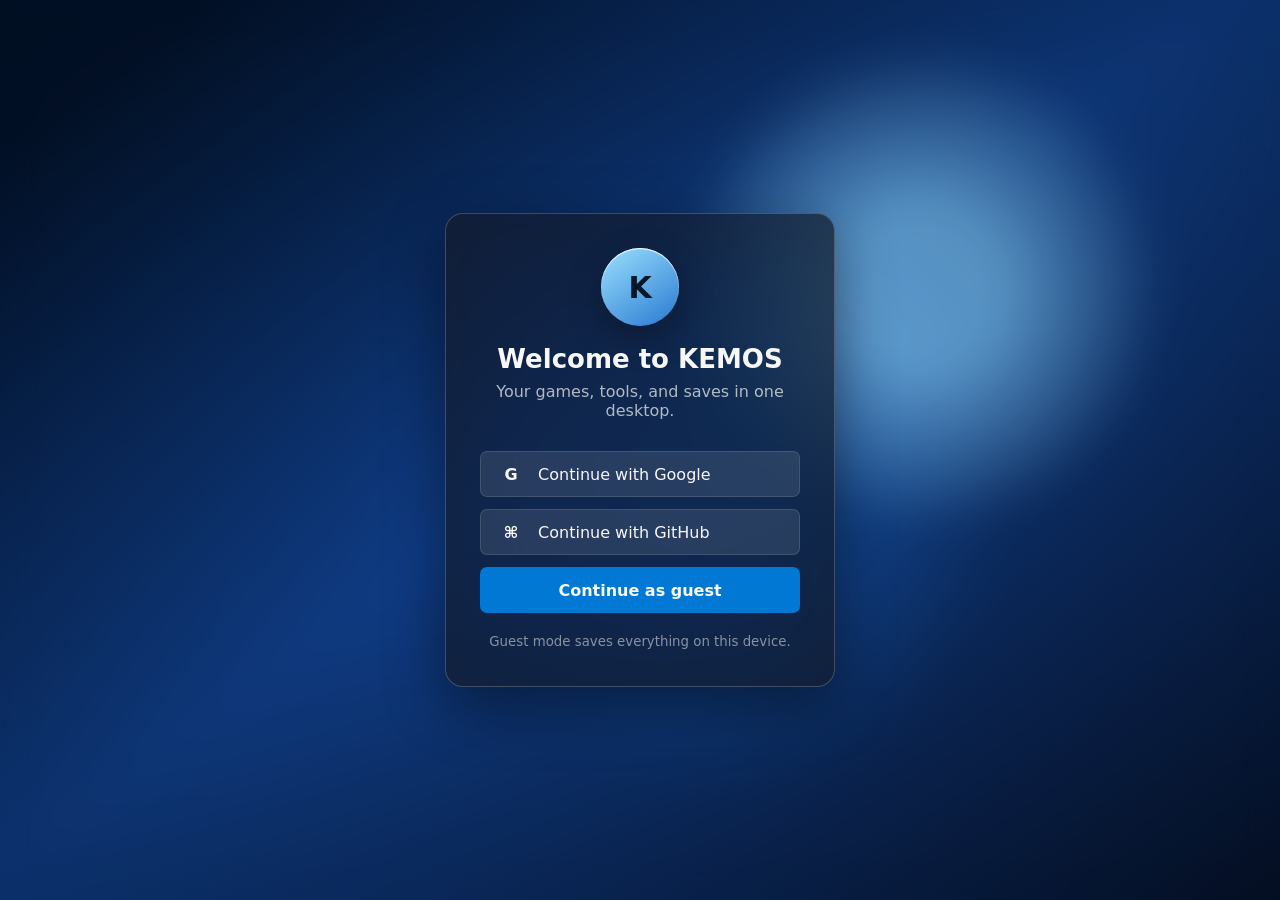
<file: index.html>
<!doctype html>
<html lang="en">
<head>
  <meta charset="utf-8">
  <meta name="viewport" content="width=device-width, initial-scale=1, viewport-fit=cover">
  <meta name="theme-color" content="#202020">
  <meta name="description" content="KEMOS — a Windows-inspired game desktop for the web.">
  <title>KEMOS</title>
  <link rel="manifest" href="./manifest.webmanifest">
  <link rel="stylesheet" href="./styles.css">
</head>
<body>
  <div id="boot" class="boot" aria-label="Starting KEMOS">
    <div class="windows-mark" aria-hidden="true"><i></i><i></i><i></i><i></i></div>
    <div class="spinner"></div>
  </div>

  <main id="login" class="login hidden">
    <div class="login-shade"></div>
    <section class="login-card" aria-labelledby="login-title">
      <div class="avatar">K</div>
      <h1 id="login-title">Welcome to KEMOS</h1>
      <p>Your games, tools, and saves in one desktop.</p>
      <button class="auth-button google" data-provider="google">
        <span>G</span> Continue with Google
      </button>
      <button class="auth-button github" data-provider="github">
        <span>⌘</span> Continue with GitHub
      </button>
      <button id="guest-login" class="guest-button">Continue as guest</button>
      <small id="auth-status">Guest mode saves everything on this device.</small>
    </section>
  </main>

  <main id="desktop" class="desktop hidden" tabindex="-1">
    <div id="desktop-icons" class="desktop-icons" aria-label="Desktop shortcuts"></div>
    <section id="window-layer" class="window-layer" aria-live="polite"></section>

    <section id="widgets-panel" class="flyout widgets-panel hidden">
      <header><div><small>Thursday</small><h2 id="widget-date">July 23</h2></div><button data-close-panel>×</button></header>
      <article class="weather-card">
        <div><strong>82°</strong><span>Partly cloudy</span></div>
        <div class="weather-orb">☀</div>
      </article>
      <article class="widget-card"><small>PLAY NEXT</small><h3>Jump back into Arcade</h3><p>Your local high scores are waiting.</p><button data-open-app="gamehub">Open Game Hub</button></article>
      <article class="widget-card"><small>FOCUS</small><h3 id="focus-widget-title">No focus session running</h3><p id="focus-widget-copy">Start one from the Clock app.</p></article>
    </section>

    <section id="quick-panel" class="flyout quick-panel hidden">
      <div class="quick-grid">
        <button class="quick-toggle active" data-quick="wifi"><span>⌁</span>Wi-Fi</button>
        <button class="quick-toggle active" data-quick="bluetooth"><span>ᛒ</span>Bluetooth</button>
        <button class="quick-toggle" data-quick="night"><span>☾</span>Night light</button>
        <button class="quick-toggle" data-quick="focus"><span>◉</span>Focus</button>
        <button class="quick-toggle active" data-quick="sound"><span>◖</span>Sound</button>
        <button class="quick-toggle" data-quick="airplane"><span>✈</span>Airplane</button>
      </div>
      <label class="slider-row"><span>☀</span><input id="brightness" type="range" min="30" max="100" value="100"></label>
      <label class="slider-row"><span>◖</span><input id="volume" type="range" min="0" max="100" value="70"></label>
      <footer><span id="battery-label">Battery 100%</span><button data-open-app="settings">⚙</button></footer>
    </section>

    <section id="notifications-panel" class="flyout notifications-panel hidden">
      <header><h2>Notifications</h2><button id="clear-notifications">Clear all</button></header>
      <div id="notification-list"></div>
      <div class="calendar">
        <strong id="calendar-month">July 2026</strong>
        <div class="calendar-grid" id="calendar-grid"></div>
      </div>
    </section>

    <section id="start-menu" class="start-menu hidden">
      <div class="start-search"><span>⌕</span><input id="start-search-input" placeholder="Type here to search"></div>
      <div class="start-heading"><strong>Pinned</strong><button id="all-apps-button">All apps ›</button></div>
      <div id="start-apps" class="start-apps"></div>
      <div class="recommended">
        <div class="start-heading"><strong>Recommended</strong><small>Recent</small></div>
        <div id="recommended-list"></div>
      </div>
      <footer>
        <button id="account-button"><span class="mini-avatar">K</span><span id="account-name">Guest</span></button>
        <button id="power-button" title="Power">⏻</button>
      </footer>
    </section>

    <section id="search-panel" class="search-panel hidden">
      <div class="start-search"><span>⌕</span><input id="global-search-input" placeholder="Search apps, settings, and the web" autofocus></div>
      <div id="search-results" class="search-results"></div>
    </section>

    <nav id="context-menu" class="context-menu hidden">
      <button data-context="view">▦ <span>View</span></button>
      <button data-context="refresh">↻ <span>Refresh</span></button>
      <hr>
      <button data-context="new-note">＋ <span>New note</span></button>
      <button data-context="wallpaper">▧ <span>Next wallpaper</span></button>
      <hr>
      <button data-open-app="settings">⚙ <span>Personalize</span></button>
    </nav>

    <nav class="taskbar" aria-label="Taskbar">
      <button id="widgets-button" class="taskbar-weather" title="Widgets"><span>☀</span><span><strong>82°F</strong><small>Partly cloudy</small></span></button>
      <div id="taskbar-apps" class="taskbar-apps">
        <button id="start-button" class="taskbar-icon start-icon" title="Start"><i></i><i></i><i></i><i></i></button>
        <button id="search-button" class="taskbar-icon" title="Search">⌕</button>
      </div>
      <div class="system-tray">
        <button id="quick-button" title="Quick settings"><span>⌁</span><span>◖</span><span>▰</span></button>
        <button id="clock-button"><span id="taskbar-time">1:37 PM</span><span id="taskbar-date">7/23/2026</span></button>
        <button id="show-desktop" title="Show desktop"></button>
      </div>
    </nav>

    <div id="toast-region" class="toast-region" aria-live="assertive"></div>
  </main>

  <template id="window-template">
    <article class="app-window">
      <header class="titlebar">
        <div class="window-title"><span class="window-icon"></span><strong></strong></div>
        <div class="window-controls">
          <button data-window="minimize" aria-label="Minimize">—</button>
          <button data-window="maximize" aria-label="Maximize">□</button>
          <button data-window="close" aria-label="Close">×</button>
        </div>
      </header>
      <div class="window-content"></div>
      <div class="resize-grip"></div>
    </article>
  </template>

  <script src="./auth-config.js"></script>
  <script src="./app.js"></script>
</body>
</html>
</file>
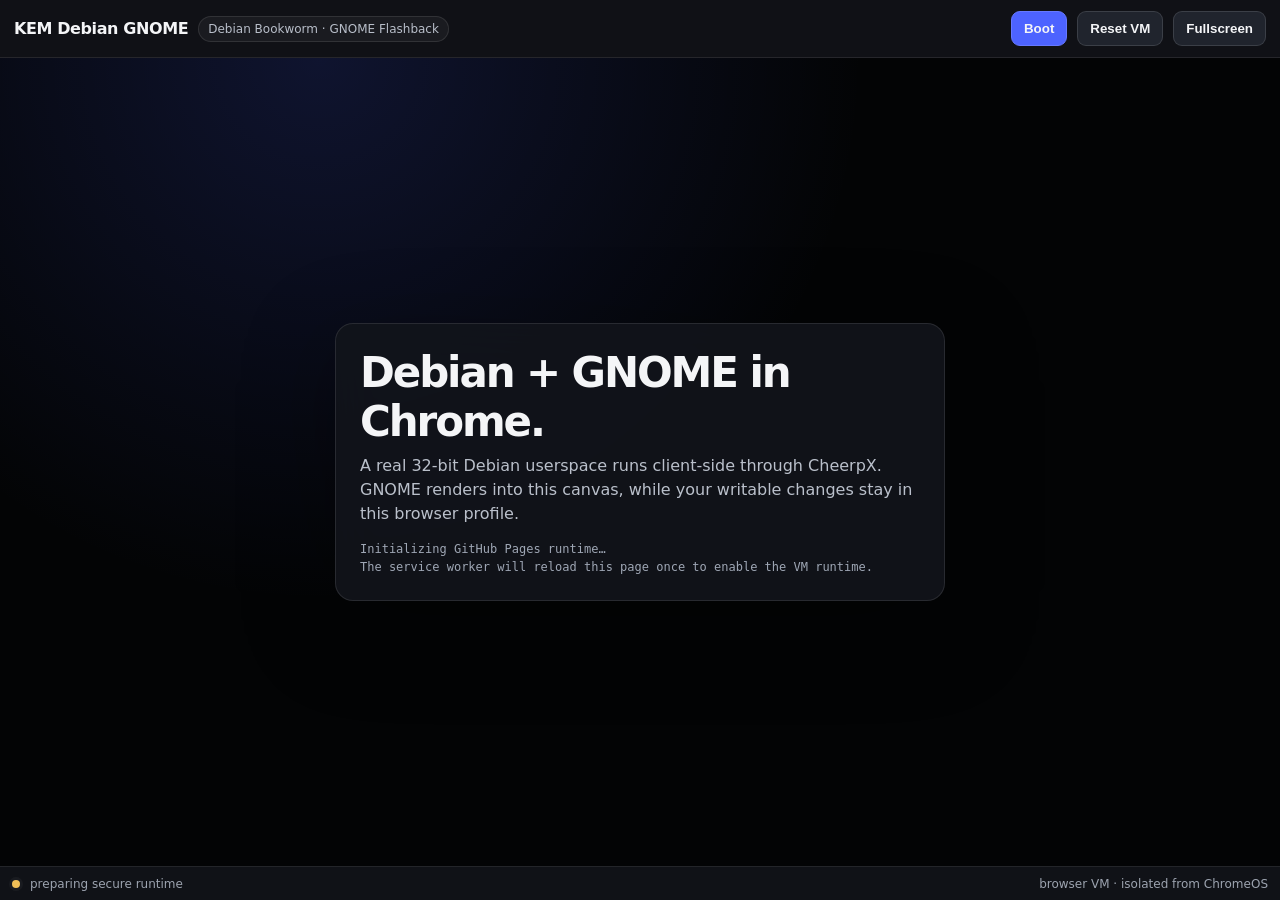
<file: debian-gnome/index.html>
<!doctype html>
<html lang="en">
<head>
  <meta charset="utf-8">
  <meta name="viewport" content="width=device-width,initial-scale=1,viewport-fit=cover">
  <meta name="theme-color" content="#111318">
  <title>KEM Debian GNOME</title>
  <script src="./serviceWorker.js"></script>
  <script src="https://cxrtnc.leaningtech.com/1.2.8/cx.js"></script>
  <style>
    :root{color-scheme:dark;font-family:Inter,ui-sans-serif,system-ui,-apple-system,BlinkMacSystemFont,"Segoe UI",sans-serif;background:#090b0f;color:#f4f5f7}
    *{box-sizing:border-box}
    html,body{width:100%;height:100%;margin:0;overflow:hidden;background:#060708}
    body{display:grid;grid-template-rows:auto 1fr auto}
    header{min-height:58px;display:flex;align-items:center;gap:10px;padding:10px 14px;border-bottom:1px solid rgba(255,255,255,.09);background:rgba(17,19,24,.94);backdrop-filter:blur(18px)}
    .brand{font-weight:760;letter-spacing:-.025em;white-space:nowrap}
    .pill{font-size:12px;color:#b8bec9;border:1px solid rgba(255,255,255,.1);background:rgba(255,255,255,.045);border-radius:999px;padding:5px 9px}
    .spacer{flex:1}
    button{border:1px solid rgba(255,255,255,.12);color:#f4f5f7;background:#20242d;border-radius:9px;padding:9px 12px;font-weight:650;cursor:pointer}
    button:hover{background:#2a303b} button:disabled{opacity:.5;cursor:default}
    #boot{background:#4d63ff;border-color:#6679ff} #boot:hover{background:#5b6fff}
    #stage{position:relative;min-width:0;min-height:0;overflow:hidden;background:#030405}
    #display{display:block;width:100%;height:100%;outline:none;background:#030405}
    #splash{position:absolute;inset:0;display:grid;place-items:center;padding:20px;background:radial-gradient(circle at 25% 0%,rgba(75,98,255,.17),transparent 34rem);transition:opacity .25s ease}
    #splash.hidden{opacity:0;pointer-events:none}
    .card{width:min(610px,100%);border:1px solid rgba(255,255,255,.1);background:rgba(18,21,27,.9);backdrop-filter:blur(24px);border-radius:18px;padding:24px;box-shadow:0 24px 90px rgba(0,0,0,.35)}
    h1{margin:0 0 8px;font-size:clamp(26px,5vw,42px);letter-spacing:-.05em} p{margin:0;color:#bac0cb;line-height:1.5}
    #log{margin-top:15px;max-height:150px;overflow:auto;white-space:pre-wrap;font:12px/1.45 ui-monospace,SFMono-Regular,Menlo,Consolas,monospace;color:#9fa7b5}
    footer{min-height:34px;display:flex;align-items:center;gap:10px;padding:6px 12px;border-top:1px solid rgba(255,255,255,.08);background:#101217;color:#9ca3af;font-size:12px}
    #dot{width:8px;height:8px;border-radius:50%;background:#777;box-shadow:0 0 0 3px rgba(255,255,255,.04)}
    #dot.ready{background:#57d38c} #dot.busy{background:#f0bf57} #dot.error{background:#ef6666}
    @media(max-width:700px){.pill{display:none}header{padding-inline:10px}.brand{font-size:14px}button{padding:8px 10px}}
  </style>
</head>
<body>
  <header>
    <div class="brand">KEM Debian GNOME</div>
    <div class="pill">Debian Bookworm · GNOME Flashback</div>
    <div class="spacer"></div>
    <button id="boot">Boot</button>
    <button id="reset">Reset VM</button>
    <button id="fullscreen">Fullscreen</button>
  </header>

  <main id="stage">
    <canvas id="display" tabindex="0"></canvas>
    <div id="splash">
      <div class="card">
        <h1>Debian + GNOME in Chrome.</h1>
        <p>A real 32-bit Debian userspace runs client-side through CheerpX. GNOME renders into this canvas, while your writable changes stay in this browser profile.</p>
        <div id="log">Initializing GitHub Pages runtime…</div>
      </div>
    </div>
  </main>

  <footer>
    <span id="dot"></span><span id="status">starting</span><span class="spacer"></span><span>browser VM · isolated from ChromeOS</span>
  </footer>

<script type="module">
  const $ = (s) => document.querySelector(s);
  const canvas = $("#display");
  const stage = $("#stage");
  const splash = $("#splash");
  const bootButton = $("#boot");
  const statusEl = $("#status");
  const dot = $("#dot");
  const log = $("#log");
  let cx = null;
  let writable = null;
  let booting = false;

  function setStatus(text, type="") { statusEl.textContent = text; dot.className = type; }
  function note(text) { log.textContent += `\n${text}`; log.scrollTop = log.scrollHeight; }

  function fitDisplay() {
    if (!cx) return;
    const rect = stage.getBoundingClientRect();
    let w = Math.max(1024, Math.floor(rect.width));
    let h = Math.max(768, Math.floor(rect.height));
    const ratio = Math.max(w / 1920, h / 1200, 1);
    w = Math.floor(w / ratio); h = Math.floor(h / ratio);
    try { cx.setKmsCanvas(canvas, w, h); } catch (e) { console.warn(e); }
  }
  new ResizeObserver(fitDisplay).observe(stage);
  canvas.addEventListener("click", () => canvas.focus());

  async function boot() {
    if (booting || cx) return;
    booting = true; bootButton.disabled = true;
    try {
      setStatus("checking browser", "busy");
      if (!window.isSecureContext) throw new Error("HTTPS is required.");
      if (!window.crossOriginIsolated) throw new Error("Cross-origin isolation is not active yet. Reload the page once.");
      if (typeof CheerpX === "undefined") throw new Error("CheerpX did not load. The runtime CDN may be blocked.");

      setStatus("opening Debian disk", "busy");
      note("Opening streamed Debian/GNOME disk chunks…");
      const base = await CheerpX.GitHubDevice.create("debian-gnome.ext2");
      writable = await CheerpX.IDBDevice.create("kem-debian-gnome-overlay-v3");
      const root = await CheerpX.OverlayDevice.create(base, writable);

      const mounts = [
        {type:"ext2", path:"/", dev:root},
        {type:"devs", path:"/dev"},
        {type:"devpts", path:"/dev/pts"},
        {type:"proc", path:"/proc"},
        {type:"sys", path:"/sys"}
      ];

      setStatus("starting Debian", "busy");
      cx = await CheerpX.Linux.create({mounts});
      fitDisplay();
      cx.setActivateConsole((vt) => {
        if (vt === 7) { splash.classList.add("hidden"); setStatus("GNOME running", "ready"); canvas.focus(); }
      });

      note("Starting Xorg and GNOME Flashback…");
      splash.classList.add("hidden");
      const code = await cx.run("/usr/local/bin/start-desktop", [], {
        env:["HOME=/root","USER=root","LOGNAME=root","SHELL=/bin/bash","LANG=C.UTF-8","LC_ALL=C.UTF-8"],
        cwd:"/root", uid:0, gid:0
      });
      splash.classList.remove("hidden");
      note(`Desktop exited with code ${code}.`);
      setStatus(`desktop exited (${code})`, code === 0 ? "ready" : "error");
    } catch (e) {
      console.error(e); note(`ERROR: ${e.message || e}`); setStatus("boot failed", "error");
      splash.classList.remove("hidden"); cx = null; bootButton.disabled = false; booting = false;
    }
  }

  $("#fullscreen").addEventListener("click", async () => {
    try { if (!document.fullscreenElement) await stage.requestFullscreen(); else await document.exitFullscreen(); }
    catch (e) { note(`Fullscreen error: ${e.message}`); }
  });

  $("#reset").addEventListener("click", async () => {
    try {
      if (!writable) writable = await CheerpX.IDBDevice.create("kem-debian-gnome-overlay-v3");
      await writable.reset(); location.reload();
    } catch (e) { note(`Reset error: ${e.message}`); }
  });
  bootButton.addEventListener("click", boot);

  if (window.crossOriginIsolated) {
    setStatus("ready to boot", "ready");
    note("Browser isolation ready. Auto-booting…");
    setTimeout(boot, 250);
  } else {
    setStatus("preparing secure runtime", "busy");
    note("The service worker will reload this page once to enable the VM runtime.");
  }
</script>
</body>
</html>
</file>
<file: styles.css>
:root {
  --accent: #60cdff;
  --accent-strong: #0078d4;
  --ink: #f7f7f7;
  --muted: rgba(255,255,255,.68);
  --surface: rgba(32,32,32,.78);
  --surface-solid: #202020;
  --surface-2: rgba(48,48,48,.88);
  --border: rgba(255,255,255,.12);
  --shadow: 0 18px 60px rgba(0,0,0,.46);
  --taskbar-height: 48px;
  --wallpaper: radial-gradient(circle at 72% 32%, rgba(116,193,255,.95) 0 7%, transparent 22%), radial-gradient(circle at 56% 56%, rgba(24,94,186,.9), transparent 33%), linear-gradient(145deg,#031735 8%,#134aa3 48%,#071634 100%);
}

* { box-sizing: border-box; }
html, body { width: 100%; height: 100%; margin: 0; overflow: hidden; }
body { font-family: "Segoe UI Variable", "Segoe UI", system-ui, sans-serif; background: #060b18; color: var(--ink); user-select: none; }
button, input, textarea, select { font: inherit; }
button { color: inherit; }
.hidden { display: none !important; }

.boot, .login, .desktop { position: fixed; inset: 0; }
.boot { display: grid; place-items: center; align-content: center; gap: 34px; background: #050505; z-index: 10000; }
.windows-mark, .start-icon { display: grid; grid-template-columns: repeat(2, 1fr); gap: 2px; }
.windows-mark { width: 74px; height: 74px; gap: 5px; }
.windows-mark i, .start-icon i { background: #fff; display: block; }
.spinner { width: 24px; height: 24px; border: 2px solid transparent; border-top-color: #fff; border-right-color: #fff; border-radius: 50%; animation: spin .9s linear infinite; }
@keyframes spin { to { transform: rotate(360deg); } }

.login { display: grid; place-items: center; background: var(--wallpaper); background-size: cover; }
.login::before, .desktop::before { content:""; position:absolute; inset:0; background: radial-gradient(ellipse at center, transparent 20%, rgba(0,0,0,.22) 100%); pointer-events:none; }
.login-shade { position: absolute; inset: 0; backdrop-filter: blur(18px); background: rgba(0,0,0,.16); }
.login-card { position: relative; width: min(390px, calc(100vw - 40px)); padding: 34px; text-align: center; border: 1px solid rgba(255,255,255,.2); border-radius: 18px; background: rgba(22,26,36,.7); backdrop-filter: blur(35px) saturate(145%); box-shadow: var(--shadow); }
.avatar, .mini-avatar { display: grid; place-items: center; border-radius: 50%; background: linear-gradient(145deg,#9be0ff,#2879d0); color: #071628; font-weight: 700; }
.avatar { width: 78px; height: 78px; margin: 0 auto 18px; font-size: 30px; box-shadow: inset 0 1px 1px white, 0 12px 35px rgba(0,0,0,.3); }
.login-card h1 { margin: 0; font-size: 26px; font-weight: 600; }
.login-card p { margin: 8px 0 25px; color: var(--muted); }
.auth-button, .guest-button { width: 100%; height: 46px; margin: 6px 0; border: 1px solid var(--border); border-radius: 7px; cursor: pointer; transition: .15s ease; }
.auth-button { background: rgba(255,255,255,.1); text-align: left; padding: 0 18px; }
.auth-button span { display: inline-grid; place-items: center; width: 24px; margin-right: 10px; font-weight: 700; }
.auth-button:hover { background: rgba(255,255,255,.17); }
.guest-button { background: var(--accent-strong); border-color: transparent; font-weight: 600; }
.guest-button:hover { filter: brightness(1.12); }
.login-card small { display:block; margin-top: 14px; color: rgba(255,255,255,.5); line-height: 1.4; }

.desktop { background: var(--wallpaper); background-size: cover; background-position: center; transition: filter .2s, background .3s; }
.desktop-icons { position: absolute; top: 10px; left: 8px; bottom: 58px; display: flex; flex-direction: column; flex-wrap: wrap; gap: 4px; align-content: flex-start; }
.desktop-shortcut { width: 82px; min-height: 76px; padding: 6px 3px; border: 1px solid transparent; border-radius: 4px; background: transparent; text-shadow: 0 1px 3px #000; cursor: default; }
.desktop-shortcut:hover { background: rgba(255,255,255,.1); border-color: rgba(255,255,255,.12); }
.desktop-shortcut .app-glyph { display: block; font-size: 31px; margin-bottom: 4px; filter: drop-shadow(0 3px 3px rgba(0,0,0,.3)); }
.desktop-shortcut .app-label { font-size: 12px; line-height: 1.15; }

.taskbar { position:absolute; z-index: 9000; left:0; right:0; bottom:0; height:var(--taskbar-height); display:grid; grid-template-columns: 1fr auto 1fr; align-items:center; padding:0 8px; background:rgba(22,29,43,.77); border-top:1px solid rgba(255,255,255,.09); backdrop-filter:blur(28px) saturate(170%); }
.taskbar-weather { justify-self:start; display:flex; align-items:center; gap:8px; height:40px; padding:4px 8px; border:0; border-radius:5px; background:transparent; cursor:pointer; }
.taskbar-weather:hover, .taskbar-icon:hover, .system-tray button:hover { background:rgba(255,255,255,.09); }
.taskbar-weather > span:first-child { font-size:22px; color:#ffd85e; }
.taskbar-weather > span:last-child { display:flex; flex-direction:column; align-items:flex-start; font-size:11px; }
.taskbar-weather strong { font-size:12px; }
.taskbar-apps { display:flex; align-items:center; justify-content:center; height:100%; gap:3px; }
.taskbar-icon { position:relative; width:40px; height:40px; display:grid; place-items:center; border:0; border-radius:5px; background:transparent; font-size:25px; cursor:pointer; transition:.13s; }
.taskbar-icon:hover { transform:translateY(-1px); }
.start-icon { width:18px; height:18px; padding:0; border-radius:0; grid-template-columns:repeat(2,1fr); }
.start-icon i { background:#68c8ff; }
.taskbar-icon.running::after { content:""; position:absolute; bottom:2px; width:6px; height:3px; border-radius:3px; background:var(--accent); }
.taskbar-icon.active::after { width:16px; }
.system-tray { justify-self:end; display:flex; align-items:stretch; height:100%; }
.system-tray button { border:0; background:transparent; border-radius:4px; cursor:pointer; }
#quick-button { display:flex; gap:5px; align-items:center; padding:0 10px; }
#clock-button { display:flex; flex-direction:column; justify-content:center; align-items:flex-end; min-width:76px; padding:0 7px; font-size:11px; }
#show-desktop { width:6px; border-left:1px solid rgba(255,255,255,.15); border-radius:0; padding:0; }

.start-menu, .search-panel, .flyout { position:absolute; z-index:8500; background:rgba(31,35,44,.87); border:1px solid var(--border); box-shadow:var(--shadow); backdrop-filter:blur(35px) saturate(160%); }
.start-menu { width:min(640px,calc(100vw - 20px)); height:min(720px,calc(100vh - 65px)); left:50%; bottom:58px; transform:translateX(-50%); border-radius:10px; padding:30px 34px 0; overflow:hidden; }
.start-search { height:34px; display:flex; align-items:center; gap:9px; padding:0 12px; background:rgba(255,255,255,.075); border:1px solid var(--border); border-bottom:2px solid var(--accent); border-radius:6px; }
.start-search input { width:100%; color:var(--ink); outline:0; border:0; background:transparent; font-size:13px; }
.start-search input::placeholder { color:rgba(255,255,255,.58); }
.start-heading { display:flex; justify-content:space-between; align-items:center; margin:28px 20px 14px; font-size:14px; }
.start-heading button { border:1px solid var(--border); background:rgba(255,255,255,.06); border-radius:4px; font-size:12px; padding:4px 9px; cursor:pointer; }
.start-apps { display:grid; grid-template-columns:repeat(6,1fr); gap:12px 4px; min-height:216px; }
.start-app { display:flex; flex-direction:column; align-items:center; gap:6px; min-width:0; padding:9px 3px; border:0; border-radius:5px; background:transparent; cursor:pointer; font-size:12px; }
.start-app:hover { background:rgba(255,255,255,.08); }
.start-app .app-glyph { font-size:27px; }
.recommended { min-height:180px; }
#recommended-list { display:grid; grid-template-columns:1fr 1fr; gap:5px 14px; }
.recent-item { display:grid; grid-template-columns:35px 1fr; gap:10px; align-items:center; text-align:left; padding:8px 12px; border:0; border-radius:5px; background:transparent; cursor:pointer; }
.recent-item:hover { background:rgba(255,255,255,.07); }
.recent-item .app-glyph { grid-row:1/3; font-size:24px; }
.recent-item small { color:var(--muted); }
.start-menu > footer { position:absolute; left:0; right:0; bottom:0; height:64px; display:flex; align-items:center; justify-content:space-between; padding:0 52px; background:rgba(0,0,0,.18); border-top:1px solid rgba(255,255,255,.06); }
.start-menu footer button { display:flex; align-items:center; gap:10px; border:0; border-radius:5px; background:transparent; padding:7px 10px; cursor:pointer; }
.start-menu footer button:hover { background:rgba(255,255,255,.08); }
.mini-avatar { width:28px; height:28px; font-size:12px; }

.search-panel { width:min(680px,calc(100vw - 20px)); height:min(590px,calc(100vh - 65px)); left:50%; bottom:58px; transform:translateX(-50%); border-radius:10px; padding:24px; }
.search-results { margin-top:18px; overflow:auto; height:calc(100% - 55px); }
.search-section-label { margin:15px 8px 8px; color:var(--muted); font-size:12px; text-transform:uppercase; letter-spacing:.08em; }
.search-result { width:100%; display:grid; grid-template-columns:42px 1fr auto; align-items:center; text-align:left; padding:10px; border:0; border-radius:6px; background:transparent; cursor:pointer; }
.search-result:hover { background:rgba(255,255,255,.08); }
.search-result .app-glyph { font-size:26px; }
.search-result span:nth-child(2) { display:flex; flex-direction:column; }
.search-result small { color:var(--muted); }

.flyout { right:10px; bottom:58px; width:min(360px,calc(100vw - 20px)); border-radius:10px; padding:18px; }
.flyout header { display:flex; justify-content:space-between; align-items:flex-start; }
.flyout header h2 { margin:0; font-size:20px; }
.flyout header button { border:0; background:transparent; cursor:pointer; }
.widgets-panel { left:10px; right:auto; width:min(390px,calc(100vw - 20px)); max-height:calc(100vh - 70px); overflow:auto; }
.widgets-panel h2 { margin:2px 0 16px; font-size:26px; }
.weather-card { display:flex; justify-content:space-between; align-items:center; min-height:150px; padding:25px; border-radius:11px; background:linear-gradient(135deg,#288ee0,#6bbbe9); box-shadow:inset 0 1px 0 rgba(255,255,255,.25); }
.weather-card div:first-child { display:flex; flex-direction:column; }
.weather-card strong { font-size:48px; font-weight:400; }
.weather-orb { font-size:50px; color:#ffe47b; }
.widget-card { margin-top:12px; padding:18px; border-radius:9px; background:rgba(255,255,255,.075); border:1px solid rgba(255,255,255,.07); }
.widget-card small { color:var(--accent); font-weight:700; letter-spacing:.07em; }
.widget-card h3 { margin:9px 0 5px; }
.widget-card p { color:var(--muted); margin:0 0 14px; font-size:13px; }
.widget-card button { padding:6px 12px; border:1px solid var(--border); border-radius:5px; background:rgba(255,255,255,.07); cursor:pointer; }
.quick-grid { display:grid; grid-template-columns:repeat(3,1fr); gap:12px 8px; }
.quick-toggle { display:flex; flex-direction:column; gap:5px; align-items:flex-start; border:0; background:transparent; font-size:11px; cursor:pointer; }
.quick-toggle span { width:100%; height:33px; display:grid; place-items:center; border-radius:5px; background:rgba(255,255,255,.08); font-size:18px; }
.quick-toggle.active span { background:var(--accent-strong); }
.slider-row { display:grid; grid-template-columns:22px 1fr; gap:10px; margin:23px 3px; align-items:center; }
input[type=range] { accent-color:var(--accent-strong); }
.quick-panel footer { display:flex; justify-content:space-between; align-items:center; margin:-2px -18px -18px; padding:12px 18px; border-top:1px solid var(--border); font-size:12px; }
.quick-panel footer button { border:0; background:transparent; cursor:pointer; }
.notifications-panel { width:min(380px,calc(100vw - 20px)); max-height:calc(100vh - 70px); overflow:auto; }
.notifications-panel header button { color:var(--accent); font-size:12px; }
.notification { display:grid; grid-template-columns:34px 1fr auto; gap:9px; margin-top:10px; padding:12px; background:rgba(255,255,255,.07); border-radius:7px; }
.notification > span { font-size:22px; }
.notification p { margin:2px 0 0; color:var(--muted); font-size:12px; }
.notification small { color:var(--muted); }
.calendar { margin-top:18px; padding-top:16px; border-top:1px solid var(--border); }
.calendar-grid { display:grid; grid-template-columns:repeat(7,1fr); gap:4px; margin-top:12px; text-align:center; font-size:11px; }
.calendar-grid span { display:grid; place-items:center; height:30px; border-radius:50%; }
.calendar-grid .today { background:var(--accent-strong); }

.context-menu { position:absolute; z-index:9500; min-width:220px; padding:5px; background:rgba(38,38,38,.93); border:1px solid var(--border); border-radius:8px; box-shadow:var(--shadow); backdrop-filter:blur(25px); }
.context-menu button { width:100%; display:grid; grid-template-columns:26px 1fr; text-align:left; padding:8px 10px; border:0; border-radius:4px; background:transparent; cursor:pointer; font-size:13px; }
.context-menu button:hover { background:rgba(255,255,255,.08); }
.context-menu hr { border:0; border-top:1px solid var(--border); margin:4px; }

.window-layer { position:absolute; inset:0 0 var(--taskbar-height); pointer-events:none; }
.app-window { position:absolute; z-index:100; width:min(860px,calc(100vw - 40px)); height:min(590px,calc(100vh - 80px)); min-width:340px; min-height:250px; overflow:hidden; display:flex; flex-direction:column; background:rgba(30,30,30,.93); border:1px solid rgba(255,255,255,.16); border-radius:9px; box-shadow:var(--shadow); backdrop-filter:blur(30px); pointer-events:auto; resize:both; animation:windowIn .16s ease-out; }
@keyframes windowIn { from { opacity:0; transform:scale(.97) translateY(7px); } }
.app-window.focused { border-color:rgba(255,255,255,.25); }
.app-window.maximized { inset:0 !important; width:100% !important; height:100% !important; border-radius:0; resize:none; }
.app-window.minimized { display:none; }
.titlebar { height:42px; flex:0 0 42px; display:flex; justify-content:space-between; align-items:center; padding-left:14px; background:rgba(255,255,255,.025); }
.window-title { display:flex; align-items:center; gap:9px; font-size:12px; }
.window-icon { font-size:17px; }
.window-controls { align-self:stretch; display:flex; }
.window-controls button { width:47px; border:0; background:transparent; cursor:pointer; }
.window-controls button:hover { background:rgba(255,255,255,.09); }
.window-controls button:last-child:hover { background:#c42b1c; }
.window-content { flex:1; min-height:0; overflow:auto; background:rgba(10,10,10,.13); }
.resize-grip { position:absolute; width:12px; height:12px; right:0; bottom:0; cursor:nwse-resize; }

.app-shell { height:100%; display:flex; flex-direction:column; }
.toolbar { min-height:45px; display:flex; align-items:center; gap:8px; padding:7px 12px; border-bottom:1px solid var(--border); background:rgba(255,255,255,.025); }
.toolbar button, .primary, .secondary { min-height:30px; border:1px solid var(--border); border-radius:5px; background:rgba(255,255,255,.07); padding:5px 11px; cursor:pointer; }
.primary { background:var(--accent-strong); border-color:transparent; }
.toolbar button:hover, .secondary:hover { background:rgba(255,255,255,.12); }
.app-body { flex:1; min-height:0; overflow:auto; padding:22px; }
.hero { min-height:230px; display:flex; flex-direction:column; align-items:flex-start; justify-content:end; padding:32px; border-radius:12px; background:radial-gradient(circle at 85% 20%,rgba(90,210,255,.45),transparent 28%),linear-gradient(135deg,#16204c,#0e5aa0); }
.hero h1 { max-width:500px; margin:0; font-size:40px; line-height:1; }
.hero p { max-width:520px; color:rgba(255,255,255,.76); }
.card-grid { display:grid; grid-template-columns:repeat(auto-fit,minmax(170px,1fr)); gap:14px; margin-top:18px; }
.card { position:relative; min-height:145px; padding:18px; border-radius:9px; border:1px solid var(--border); background:rgba(255,255,255,.055); overflow:hidden; }
.card h3 { margin:8px 0 6px; }
.card p { margin:0; font-size:13px; color:var(--muted); }
.game-card { min-height:200px; display:flex; flex-direction:column; justify-content:flex-end; cursor:pointer; transition:.18s; }
.game-card:hover { transform:translateY(-3px); border-color:var(--accent); }
.game-card::before { content:""; position:absolute; inset:0; background:var(--game-bg,linear-gradient(135deg,#6e3bdc,#2c77be)); opacity:.65; }
.game-card > * { position:relative; }
.game-card .game-icon { font-size:43px; }

.browser-bar { display:grid; grid-template-columns:auto auto 1fr auto; gap:7px; width:100%; }
.browser-bar input { min-width:0; border:1px solid var(--border); border-radius:6px; background:rgba(255,255,255,.07); color:var(--ink); padding:6px 12px; outline:0; }
.browser-home { height:100%; display:grid; place-items:center; text-align:center; padding:35px; }
.browser-home h1 { margin:0 0 20px; font-size:45px; letter-spacing:-.04em; }
.browser-home h1 span { color:var(--accent); }
.browser-search { width:min(620px,90%); display:flex; padding:4px; border:1px solid var(--border); border-radius:24px; background:rgba(255,255,255,.07); }
.browser-search input { flex:1; border:0; outline:0; background:transparent; color:var(--ink); padding:10px 16px; }
.browser-search button { border:0; border-radius:20px; background:var(--accent-strong); padding:0 18px; cursor:pointer; }
.browser-links { display:flex; gap:12px; margin-top:24px; flex-wrap:wrap; justify-content:center; }
.browser-links button { width:78px; height:72px; border:0; border-radius:8px; background:rgba(255,255,255,.06); cursor:pointer; }

.notes-layout { height:100%; display:grid; grid-template-columns:210px 1fr; }
.notes-sidebar { padding:12px; border-right:1px solid var(--border); overflow:auto; }
.notes-sidebar > button { width:100%; margin-bottom:9px; }
.note-list-item { width:100%; display:flex; flex-direction:column; align-items:flex-start; gap:2px; padding:9px; border:0; border-radius:5px; background:transparent; text-align:left; cursor:pointer; }
.note-list-item:hover,.note-list-item.active { background:rgba(255,255,255,.08); }
.note-list-item small { color:var(--muted); }
.notes-editor { display:grid; grid-template-rows:auto 1fr; min-width:0; }
.notes-editor input,.notes-editor textarea { width:100%; border:0; outline:0; background:transparent; color:var(--ink); }
.notes-editor input { padding:20px 22px 10px; font-size:24px; font-weight:600; }
.notes-editor textarea { padding:12px 22px 22px; resize:none; line-height:1.6; }

.calculator { width:320px; margin:20px auto; }
.calc-display { height:95px; display:flex; flex-direction:column; justify-content:end; align-items:flex-end; padding:10px; }
.calc-display small { color:var(--muted); }
.calc-display strong { font-size:38px; font-weight:500; overflow:hidden; max-width:100%; }
.calc-grid { display:grid; grid-template-columns:repeat(4,1fr); gap:4px; }
.calc-grid button { height:54px; border:1px solid rgba(255,255,255,.05); border-radius:5px; background:rgba(255,255,255,.07); cursor:pointer; font-size:17px; }
.calc-grid button:hover { background:rgba(255,255,255,.12); }
.calc-grid .equals { background:var(--accent-strong); }

.paint-shell { height:100%; display:flex; flex-direction:column; }
.paint-toolbar { flex-wrap:wrap; }
.paint-toolbar input[type=color] { width:32px; height:30px; border:0; padding:0; background:transparent; }
.paint-stage { flex:1; min-height:0; display:grid; place-items:center; overflow:auto; background:#777; padding:20px; }
.paint-stage canvas { background:#fff; box-shadow:0 8px 25px rgba(0,0,0,.3); touch-action:none; }

.file-layout { height:100%; display:grid; grid-template-columns:180px 1fr; }
.file-nav { border-right:1px solid var(--border); padding:12px 8px; }
.file-nav button { width:100%; text-align:left; padding:8px 10px; border:0; border-radius:5px; background:transparent; cursor:pointer; }
.file-nav button:hover,.file-nav button.active { background:rgba(255,255,255,.08); }
.file-main { padding:16px; overflow:auto; }
.file-grid { display:grid; grid-template-columns:repeat(auto-fill,minmax(110px,1fr)); gap:8px; }
.file-item { display:flex; align-items:center; gap:9px; padding:11px; border:1px solid transparent; border-radius:5px; background:transparent; cursor:pointer; }
.file-item:hover { background:rgba(255,255,255,.07); border-color:var(--border); }
.file-item span { font-size:26px; }
.file-item small { overflow:hidden; text-overflow:ellipsis; }

.clock-app { display:grid; grid-template-columns:180px 1fr; height:100%; }
.clock-nav { padding:12px; border-right:1px solid var(--border); }
.clock-nav button { width:100%; text-align:left; margin:2px 0; padding:9px 12px; border:0; border-radius:5px; background:transparent; cursor:pointer; }
.clock-nav button.active { background:rgba(255,255,255,.08); }
.clock-face { display:grid; place-items:center; align-content:center; }
.clock-face time { font-size:62px; font-weight:300; }
.clock-face p { color:var(--muted); }
.focus-ring { width:230px; height:230px; display:grid; place-items:center; border-radius:50%; background:conic-gradient(var(--accent) var(--progress,0%),rgba(255,255,255,.08) 0); }
.focus-ring::before { content:""; width:205px; height:205px; position:absolute; border-radius:50%; background:#202020; }
.focus-ring strong { position:relative; font-size:42px; }

.settings-layout { height:100%; display:grid; grid-template-columns:220px 1fr; }
.settings-nav { padding:16px 10px; border-right:1px solid var(--border); }
.settings-nav h2 { padding:0 10px; }
.settings-nav button { width:100%; text-align:left; padding:9px 12px; border:0; border-radius:5px; background:transparent; cursor:pointer; }
.settings-nav button:hover,.settings-nav button.active { background:rgba(255,255,255,.08); }
.settings-page { padding:28px; overflow:auto; }
.setting-row { display:flex; align-items:center; justify-content:space-between; gap:20px; margin:9px 0; padding:15px; border:1px solid var(--border); border-radius:7px; background:rgba(255,255,255,.035); }
.setting-row p { margin:3px 0 0; color:var(--muted); font-size:12px; }
.swatches { display:flex; gap:8px; }
.swatch { width:28px; height:28px; border:2px solid rgba(255,255,255,.6); border-radius:50%; cursor:pointer; background:var(--swatch); }

.terminal { height:100%; display:flex; flex-direction:column; padding:14px; background:#0c0c0c; font-family:"Cascadia Code",Consolas,monospace; font-size:13px; }
.terminal-output { flex:1; overflow:auto; white-space:pre-wrap; line-height:1.45; }
.terminal-input-row { display:flex; gap:8px; }
.terminal-input-row span { color:#6ce28b; }
.terminal-input-row input { flex:1; border:0; outline:0; background:transparent; color:#fff; font-family:inherit; }

.media-player { height:100%; display:grid; place-items:center; align-content:center; background:radial-gradient(circle at 50% 35%,#453c70,transparent 35%); }
.album-art { width:200px; aspect-ratio:1; display:grid; place-items:center; border-radius:7px; background:linear-gradient(135deg,#ff6c8e,#6c4cff); font-size:72px; box-shadow:0 16px 40px rgba(0,0,0,.4); }
.media-controls { display:flex; align-items:center; gap:16px; margin-top:20px; }
.media-controls button { width:42px; height:42px; border:0; border-radius:50%; background:rgba(255,255,255,.1); cursor:pointer; }
.media-controls .play { width:54px; height:54px; background:#fff; color:#111; }

.game-stage { height:100%; display:flex; flex-direction:column; align-items:center; justify-content:center; gap:12px; padding:18px; background:#111722; }
.game-stage canvas { max-width:100%; max-height:calc(100% - 70px); border:1px solid var(--border); background:#0b1018; }
.game-hud { width:min(480px,100%); display:flex; justify-content:space-between; align-items:center; }
.tic-grid { display:grid; grid-template-columns:repeat(3,100px); gap:7px; }
.tic-grid button { width:100px; height:100px; border:1px solid var(--border); border-radius:8px; background:rgba(255,255,255,.07); font-size:45px; cursor:pointer; }

.store-banner { padding:26px; border-radius:10px; background:linear-gradient(125deg,#3558d8,#9a48d7); }
.store-banner h1 { margin:0; }
.badge { display:inline-block; padding:3px 7px; border-radius:10px; background:rgba(255,255,255,.15); font-size:10px; }
.empty-state { height:100%; display:grid; place-items:center; text-align:center; color:var(--muted); }
.toast-region { position:absolute; right:14px; bottom:60px; z-index:9800; display:flex; flex-direction:column; gap:8px; }
.toast { width:min(330px,calc(100vw - 28px)); display:grid; grid-template-columns:34px 1fr; gap:10px; padding:14px; border:1px solid var(--border); border-radius:8px; background:rgba(35,35,35,.93); box-shadow:var(--shadow); backdrop-filter:blur(25px); animation:toastIn .2s ease; }
@keyframes toastIn { from { transform:translateX(20px); opacity:0; } }
.toast span { font-size:23px; }
.toast p { margin:3px 0 0; color:var(--muted); font-size:12px; }

body.light { --ink:#171717; --muted:rgba(0,0,0,.64); --surface:rgba(245,245,245,.8); --surface-solid:#f3f3f3; --surface-2:rgba(255,255,255,.9); --border:rgba(0,0,0,.13); }
body.light .taskbar,body.light .start-menu,body.light .search-panel,body.light .flyout { background:rgba(245,247,252,.82); }
body.light .app-window { background:rgba(248,248,248,.94); }
body.light .terminal { color:#fff; }
body.light .focus-ring::before { background:#f3f3f3; }
body.night-mode .desktop { filter: sepia(.24) brightness(.86); }

@media (max-width:700px) {
  .taskbar { grid-template-columns:0 1fr auto; }
  .taskbar-weather { display:none; }
  .start-menu { padding:22px 18px 0; }
  .start-apps { grid-template-columns:repeat(4,1fr); }
  .recommended { display:none; }
  .app-window { width:100vw !important; height:calc(100vh - var(--taskbar-height)) !important; left:0 !important; top:0 !important; border-radius:0; min-width:0; resize:none; }
  .notes-layout,.file-layout,.clock-app,.settings-layout { grid-template-columns:1fr; }
  .notes-sidebar,.file-nav,.clock-nav,.settings-nav { display:none; }
  .tic-grid { grid-template-columns:repeat(3,78px); }
  .tic-grid button { width:78px;height:78px; }
}
</file>
